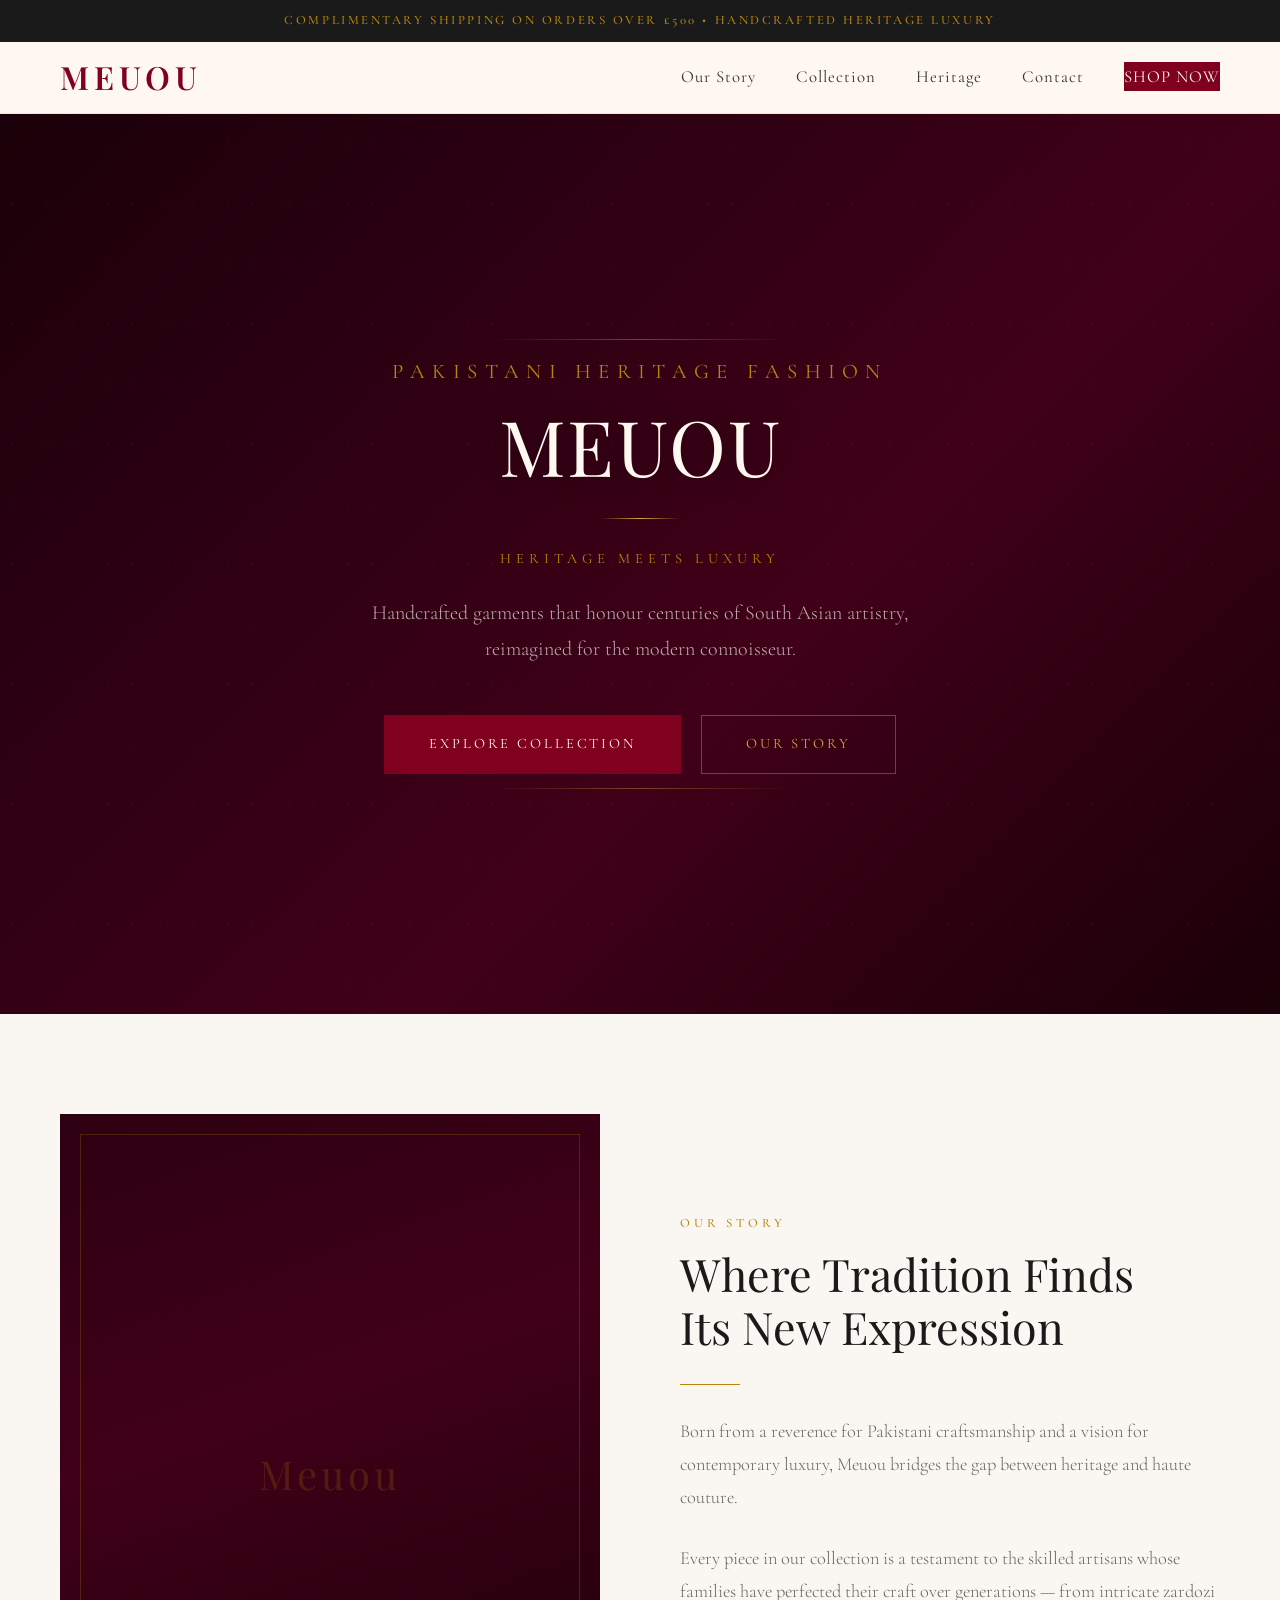
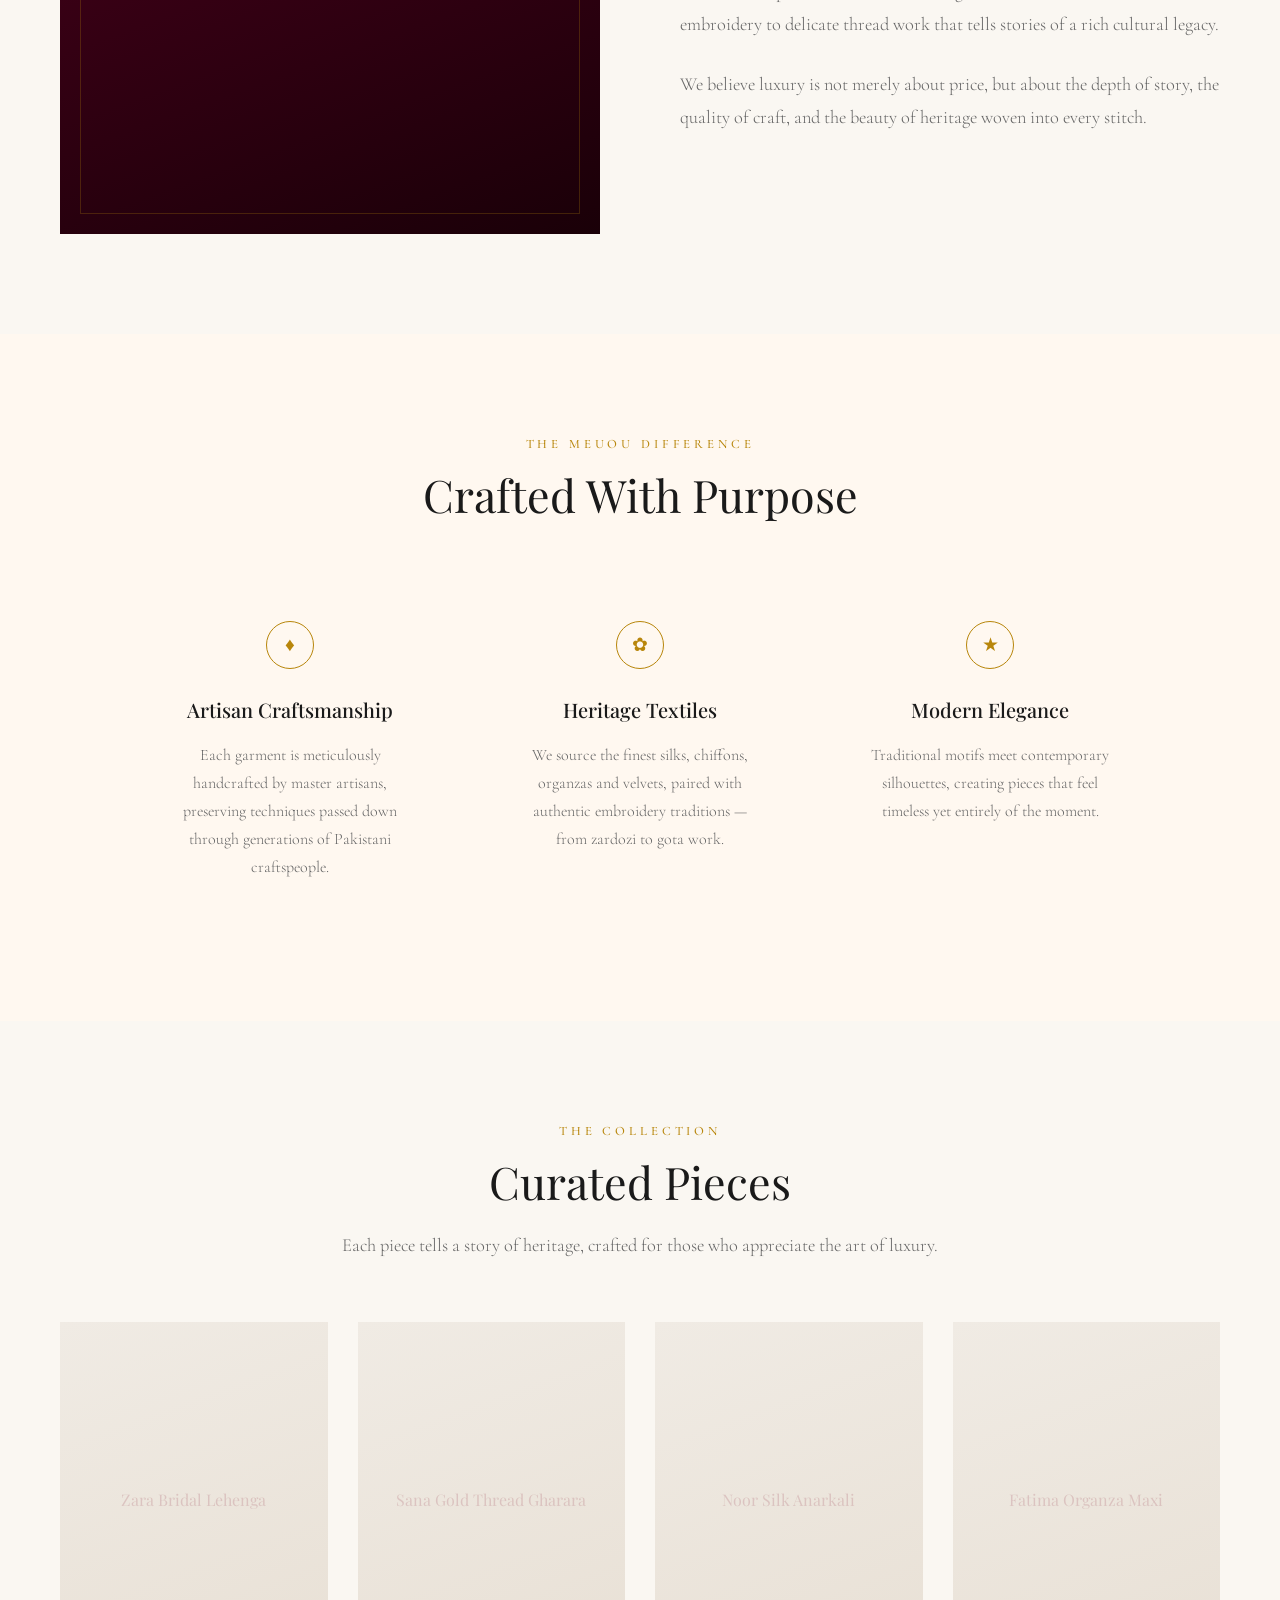
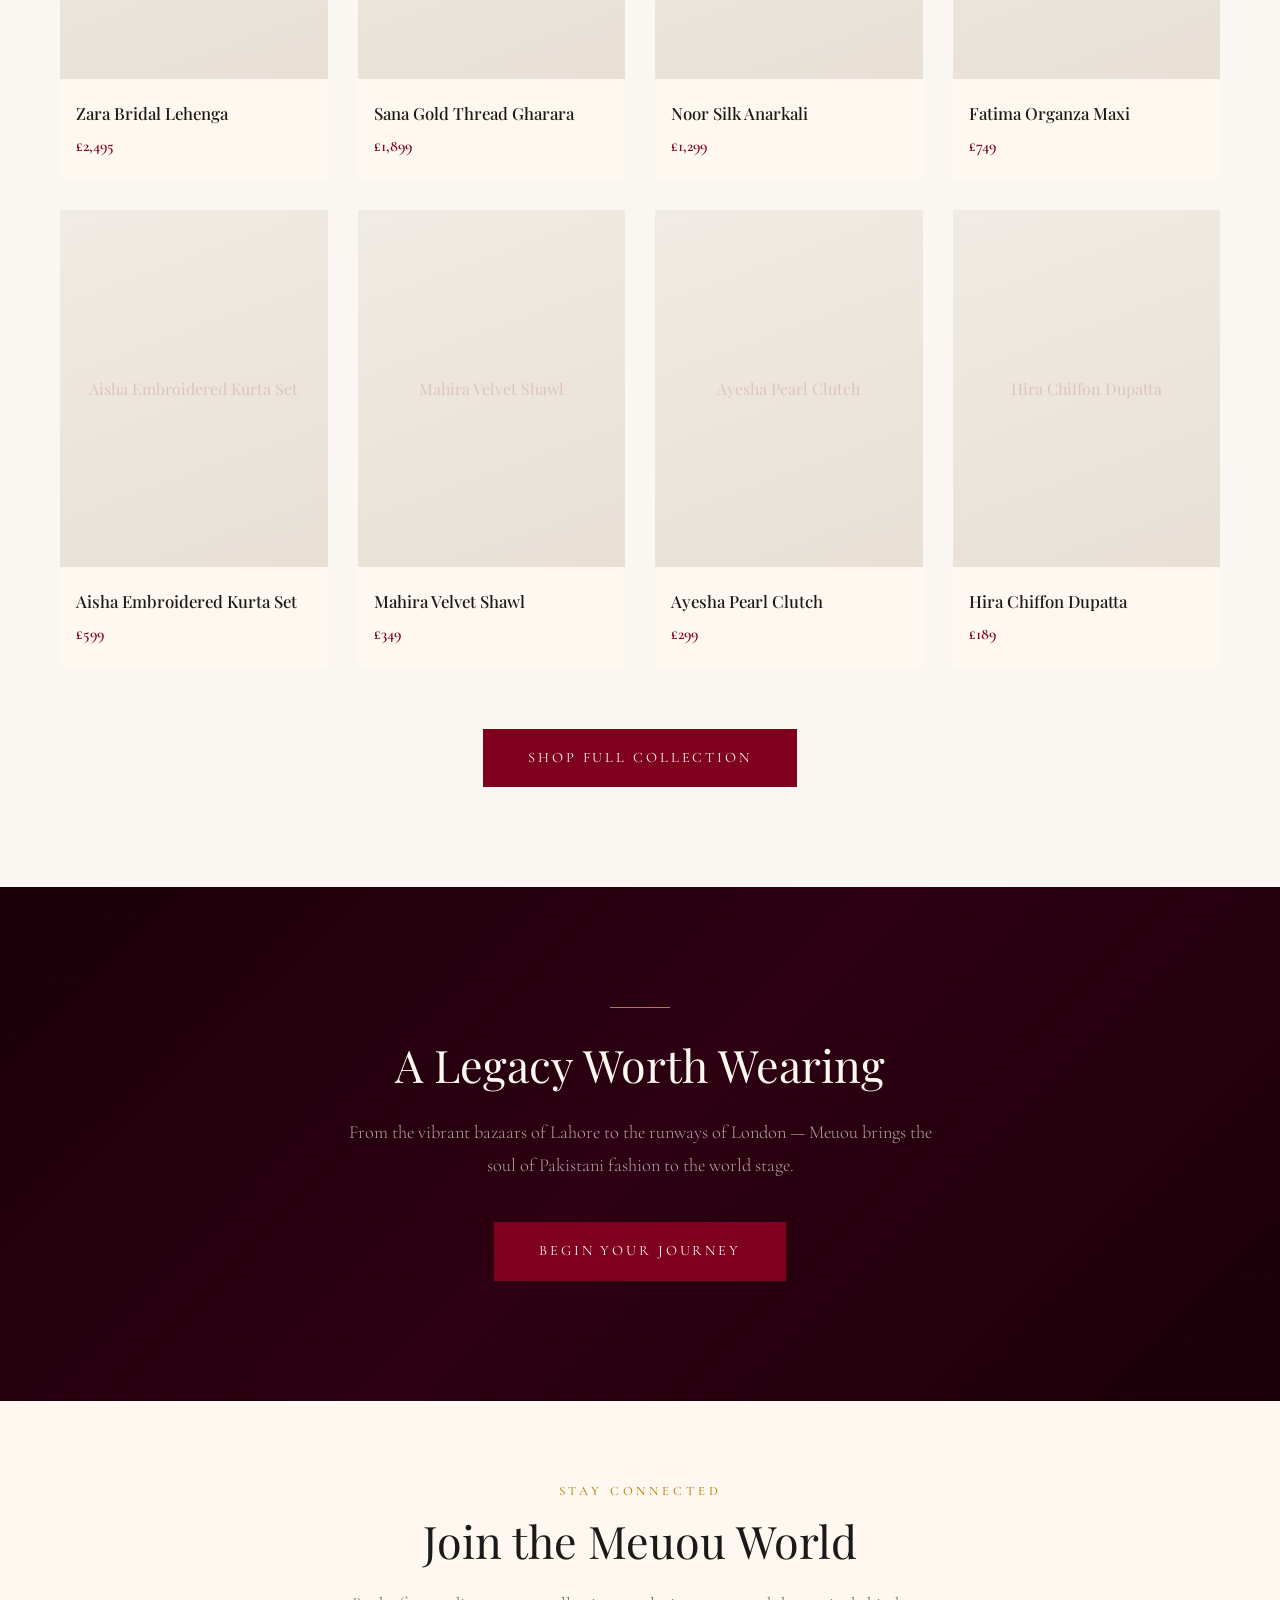
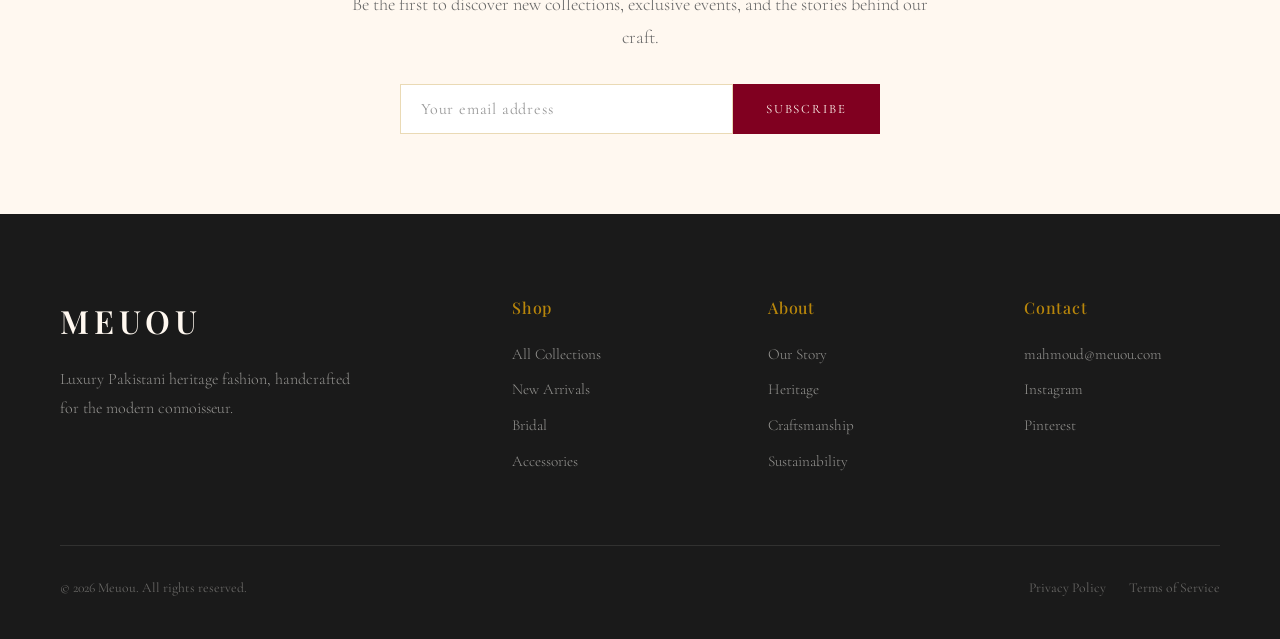
<file: index.html>
<!DOCTYPE html>
<html lang="en">
<head>
  <meta charset="UTF-8">
  <meta name="viewport" content="width=device-width, initial-scale=1.0">
  <title>Meuou — Heritage Meets Luxury</title>
  <meta name="description" content="Meuou — Luxury Pakistani heritage fashion. Handcrafted garments blending timeless South Asian artistry with contemporary elegance.">
  <link rel="preconnect" href="https://fonts.googleapis.com">
  <link rel="preconnect" href="https://fonts.gstatic.com" crossorigin>
  <link href="https://fonts.googleapis.com/css2?family=Playfair+Display:ital,wght@0,400;0,500;0,600;0,700;1,400;1,500&family=Cormorant+Garamond:ital,wght@0,300;0,400;0,500;0,600;1,300;1,400;1,500&display=swap" rel="stylesheet">
  <style>
    *, *::before, *::after { margin: 0; padding: 0; box-sizing: border-box; }

    :root {
      --burgundy: #800020;
      --burgundy-dark: #5c0017;
      --gold: #B8860B;
      --gold-light: #D4A843;
      --emerald: #046307;
      --cream: #FFF8F0;
      --ivory: #FAF7F2;
      --dark: #1A1A1A;
      --charcoal: #2C2C2C;
      --text: #333333;
      --text-light: #666666;
    }

    html { scroll-behavior: smooth; }

    body {
      font-family: 'Cormorant Garamond', Georgia, serif;
      color: var(--text);
      background: var(--cream);
      line-height: 1.7;
      overflow-x: hidden;
    }

    /* ─── ANNOUNCEMENT BAR ─── */
    .announcement-bar {
      background: var(--dark);
      color: var(--gold);
      text-align: center;
      padding: 10px 20px;
      font-size: 0.8rem;
      letter-spacing: 0.2em;
      text-transform: uppercase;
      font-weight: 500;
    }

    /* ─── NAVIGATION ─── */
    nav {
      position: sticky;
      top: 0;
      z-index: 100;
      background: rgba(255, 248, 240, 0.97);
      backdrop-filter: blur(12px);
      -webkit-backdrop-filter: blur(12px);
      border-bottom: 1px solid rgba(184, 134, 11, 0.15);
      padding: 0 60px;
      display: flex;
      align-items: center;
      justify-content: space-between;
      height: 72px;
      transition: box-shadow 0.3s ease;
    }

    nav.scrolled {
      box-shadow: 0 2px 20px rgba(0,0,0,0.08);
    }

    .nav-logo {
      font-family: 'Playfair Display', serif;
      font-size: 2rem;
      font-weight: 600;
      color: var(--burgundy);
      text-decoration: none;
      letter-spacing: 0.15em;
      text-transform: uppercase;
    }

    .nav-links {
      display: flex;
      gap: 40px;
      list-style: none;
      align-items: center;
    }

    .nav-links a {
      font-family: 'Cormorant Garamond', serif;
      font-size: 1.05rem;
      color: var(--text);
      text-decoration: none;
      letter-spacing: 0.06em;
      position: relative;
      padding: 4px 0;
      transition: color 0.3s ease;
    }

    .nav-links a::after {
      content: '';
      position: absolute;
      bottom: 0;
      left: 0;
      width: 0;
      height: 1px;
      background: var(--gold);
      transition: width 0.3s ease;
    }

    .nav-links a:hover { color: var(--burgundy); }
    .nav-links a:hover::after { width: 100%; }

    .nav-cta {
      font-family: 'Cormorant Garamond', serif;
      font-size: 0.85rem;
      letter-spacing: 0.15em;
      text-transform: uppercase;
      background: var(--burgundy);
      color: var(--cream) !important;
      padding: 10px 28px;
      border: none;
      cursor: pointer;
      text-decoration: none;
      transition: background 0.3s ease;
    }

    .nav-cta:hover { background: var(--burgundy-dark); }
    .nav-cta::after { display: none !important; }

    /* ─── HAMBURGER (mobile) ─── */
    .hamburger {
      display: none;
      flex-direction: column;
      gap: 5px;
      cursor: pointer;
      background: none;
      border: none;
      padding: 5px;
    }
    .hamburger span {
      width: 24px;
      height: 2px;
      background: var(--dark);
      transition: 0.3s;
    }

    /* ─── HERO ─── */
    .hero {
      position: relative;
      height: 100vh;
      min-height: 700px;
      display: flex;
      align-items: center;
      justify-content: center;
      text-align: center;
      overflow: hidden;
      background: linear-gradient(135deg, #1a0008 0%, #2d0012 30%, #400018 60%, #1a0008 100%);
    }

    .hero-pattern {
      position: absolute;
      top: 0; left: 0; right: 0; bottom: 0;
      opacity: 0.06;
      background-image:
        radial-gradient(circle at 20% 50%, var(--gold) 1px, transparent 1px),
        radial-gradient(circle at 80% 50%, var(--gold) 1px, transparent 1px),
        radial-gradient(circle at 50% 20%, var(--gold) 0.5px, transparent 0.5px),
        radial-gradient(circle at 50% 80%, var(--gold) 0.5px, transparent 0.5px);
      background-size: 60px 60px, 60px 60px, 40px 40px, 40px 40px;
      animation: patternFloat 20s ease-in-out infinite;
    }

    @keyframes patternFloat {
      0%, 100% { transform: translateY(0) scale(1); }
      50% { transform: translateY(-10px) scale(1.02); }
    }

    .hero-ornament {
      position: absolute;
      width: 300px;
      height: 1px;
      background: linear-gradient(90deg, transparent, var(--gold-light), transparent);
      opacity: 0.4;
    }
    .hero-ornament.top { top: 25%; }
    .hero-ornament.bottom { bottom: 25%; }

    .hero-content {
      position: relative;
      z-index: 2;
      max-width: 800px;
      padding: 0 40px;
    }

    .hero-brand {
      font-family: 'Playfair Display', serif;
      font-size: clamp(4rem, 12vw, 9rem);
      color: var(--cream);
      font-weight: 400;
      letter-spacing: 0.25em;
      text-transform: uppercase;
      margin-bottom: 8px;
      line-height: 1;
      text-shadow: 0 2px 30px rgba(0,0,0,0.3);
    }

    .hero-tagline {
      font-family: 'Cormorant Garamond', serif;
      font-size: clamp(1rem, 2vw, 1.3rem);
      letter-spacing: 0.35em;
      text-transform: uppercase;
      color: var(--gold);
      margin-bottom: 12px;
      font-weight: 400;
    }

    .hero-divider {
      width: 80px;
      height: 1px;
      background: linear-gradient(90deg, transparent, var(--gold-light), transparent);
      margin: 28px auto;
    }

    .hero-eyebrow {
      font-family: 'Cormorant Garamond', serif;
      font-size: 0.9rem;
      letter-spacing: 0.35em;
      text-transform: uppercase;
      color: var(--gold);
      margin-bottom: 24px;
      font-weight: 400;
    }

    .hero h1 {
      font-family: 'Playfair Display', serif;
      font-size: clamp(2.8rem, 6vw, 5rem);
      color: var(--cream);
      font-weight: 400;
      line-height: 1.15;
      margin-bottom: 28px;
      letter-spacing: 0.02em;
    }

    .hero h1 em {
      font-style: italic;
      color: var(--gold-light);
    }

    .hero-subtitle {
      font-family: 'Cormorant Garamond', serif;
      font-size: 1.25rem;
      color: rgba(250, 247, 242, 0.7);
      max-width: 560px;
      margin: 0 auto 48px;
      line-height: 1.8;
      font-weight: 300;
    }

    .hero-buttons {
      display: flex;
      gap: 20px;
      justify-content: center;
      flex-wrap: wrap;
    }

    .btn-primary {
      font-family: 'Cormorant Garamond', serif;
      font-size: 0.9rem;
      letter-spacing: 0.2em;
      text-transform: uppercase;
      background: var(--burgundy);
      color: var(--cream);
      padding: 16px 44px;
      border: 1px solid var(--burgundy);
      cursor: pointer;
      text-decoration: none;
      transition: all 0.4s ease;
      display: inline-block;
    }
    .btn-primary:hover {
      background: transparent;
      border-color: var(--gold-light);
      color: var(--gold-light);
    }

    .btn-outline {
      font-family: 'Cormorant Garamond', serif;
      font-size: 0.9rem;
      letter-spacing: 0.2em;
      text-transform: uppercase;
      background: transparent;
      color: var(--gold-light);
      padding: 16px 44px;
      border: 1px solid rgba(212, 168, 67, 0.4);
      cursor: pointer;
      text-decoration: none;
      transition: all 0.4s ease;
      display: inline-block;
    }
    .btn-outline:hover {
      border-color: var(--gold-light);
      background: rgba(212, 168, 67, 0.08);
    }

    /* ─── SECTION HELPERS ─── */
    section { padding: 100px 60px; }

    .section-eyebrow {
      font-family: 'Cormorant Garamond', serif;
      font-size: 0.8rem;
      letter-spacing: 0.3em;
      text-transform: uppercase;
      color: var(--gold);
      margin-bottom: 12px;
      font-weight: 500;
    }

    .section-title {
      font-family: 'Playfair Display', serif;
      font-size: clamp(2rem, 3.5vw, 2.8rem);
      color: var(--dark);
      font-weight: 400;
      line-height: 1.2;
      margin-bottom: 20px;
    }

    .section-subtitle {
      font-size: 1.15rem;
      color: var(--text-light);
      max-width: 600px;
      line-height: 1.8;
      font-weight: 300;
    }

    .divider {
      width: 60px;
      height: 1px;
      background: var(--gold);
      margin: 30px 0;
    }

    /* ─── BRAND STORY ─── */
    .brand-story {
      display: grid;
      grid-template-columns: 1fr 1fr;
      gap: 80px;
      align-items: center;
      background: var(--ivory);
    }

    .brand-story-image {
      width: 100%;
      aspect-ratio: 3/4;
      background: linear-gradient(160deg, #2d0012, #400018 40%, #1a0008);
      position: relative;
      overflow: hidden;
    }

    .brand-story-image::after {
      content: '';
      position: absolute;
      top: 20px; left: 20px; right: 20px; bottom: 20px;
      border: 1px solid rgba(184, 134, 11, 0.25);
    }

    .brand-story-image .image-text {
      position: absolute;
      top: 50%;
      left: 50%;
      transform: translate(-50%, -50%);
      font-family: 'Playfair Display', serif;
      font-size: 2.5rem;
      color: rgba(184, 134, 11, 0.2);
      letter-spacing: 0.1em;
      white-space: nowrap;
    }

    /* ─── PILLARS ─── */
    .pillars {
      background: var(--cream);
      text-align: center;
    }

    .pillars-grid {
      display: grid;
      grid-template-columns: repeat(3, 1fr);
      gap: 50px;
      margin-top: 60px;
      max-width: 1000px;
      margin-left: auto;
      margin-right: auto;
    }

    .pillar {
      padding: 40px 30px;
    }

    .pillar-icon {
      width: 48px;
      height: 48px;
      margin: 0 auto 24px;
      border: 1px solid var(--gold);
      border-radius: 50%;
      display: flex;
      align-items: center;
      justify-content: center;
      font-size: 1.2rem;
      color: var(--gold);
    }

    .pillar h3 {
      font-family: 'Playfair Display', serif;
      font-size: 1.25rem;
      font-weight: 500;
      color: var(--dark);
      margin-bottom: 14px;
    }

    .pillar p {
      font-size: 1rem;
      color: var(--text-light);
      line-height: 1.75;
      font-weight: 300;
    }

    /* ─── COLLECTION SHOWCASE ─── */
    .collection {
      background: var(--ivory);
    }

    .collection-header {
      text-align: center;
      margin-bottom: 60px;
    }

    .collection-header .section-subtitle {
      margin: 0 auto;
    }

    .collection-grid {
      display: grid;
      grid-template-columns: repeat(4, 1fr);
      gap: 30px;
      max-width: 1200px;
      margin: 0 auto;
    }

    .product-card {
      position: relative;
      background: var(--cream);
      overflow: hidden;
      cursor: pointer;
      text-decoration: none;
      color: inherit;
      display: block;
      transition: transform 0.4s ease, box-shadow 0.4s ease;
    }

    .product-card:hover {
      transform: translateY(-6px);
      box-shadow: 0 16px 40px rgba(0,0,0,0.08);
    }

    .product-image {
      aspect-ratio: 3/4;
      background: linear-gradient(160deg, #f0ebe4, #e8e0d5);
      position: relative;
      overflow: hidden;
    }

    .product-image::before {
      content: attr(data-name);
      position: absolute;
      top: 50%;
      left: 50%;
      transform: translate(-50%, -50%);
      font-family: 'Playfair Display', serif;
      font-size: 1rem;
      color: rgba(128, 0, 32, 0.15);
      text-align: center;
      white-space: nowrap;
    }

    .product-card:hover .product-overlay {
      opacity: 1;
    }

    .product-overlay {
      position: absolute;
      bottom: 0;
      left: 0;
      right: 0;
      padding: 16px;
      background: linear-gradient(transparent, rgba(26,0,8,0.7));
      display: flex;
      justify-content: center;
      opacity: 0;
      transition: opacity 0.4s ease;
    }

    .product-overlay span {
      font-family: 'Cormorant Garamond', serif;
      font-size: 0.8rem;
      letter-spacing: 0.2em;
      text-transform: uppercase;
      color: var(--cream);
      background: var(--burgundy);
      padding: 8px 24px;
    }

    .product-info {
      padding: 20px 16px;
    }

    .product-name {
      font-family: 'Playfair Display', serif;
      font-size: 1.05rem;
      font-weight: 500;
      color: var(--dark);
      margin-bottom: 6px;
    }

    .product-price {
      font-family: 'Cormorant Garamond', serif;
      font-size: 1rem;
      color: var(--burgundy);
      font-weight: 600;
    }

    .collection-cta {
      text-align: center;
      margin-top: 60px;
    }

    /* ─── HERITAGE BANNER ─── */
    .heritage-banner {
      background: linear-gradient(135deg, #1a0008, #2d0012 50%, #1a0008);
      text-align: center;
      padding: 120px 60px;
      position: relative;
      overflow: hidden;
    }

    .heritage-banner .hero-pattern {
      opacity: 0.04;
    }

    .heritage-banner .section-title {
      color: var(--cream);
      margin-bottom: 24px;
      position: relative;
      z-index: 2;
    }

    .heritage-banner .section-subtitle {
      color: rgba(250, 247, 242, 0.65);
      margin: 0 auto 40px;
      position: relative;
      z-index: 2;
    }

    .heritage-banner .divider {
      margin: 0 auto 30px;
      background: var(--gold);
      position: relative;
      z-index: 2;
    }

    .heritage-banner .btn-primary {
      position: relative;
      z-index: 2;
    }

    /* ─── NEWSLETTER ─── */
    .newsletter {
      background: var(--cream);
      text-align: center;
      padding: 80px 60px;
    }

    .newsletter-form {
      display: flex;
      max-width: 480px;
      margin: 30px auto 0;
      gap: 0;
    }

    .newsletter-form input {
      flex: 1;
      padding: 14px 20px;
      font-family: 'Cormorant Garamond', serif;
      font-size: 1rem;
      border: 1px solid rgba(184, 134, 11, 0.3);
      background: white;
      color: var(--dark);
      outline: none;
      transition: border-color 0.3s;
    }

    .newsletter-form input:focus {
      border-color: var(--gold);
    }

    .newsletter-form input::placeholder {
      color: #999;
      letter-spacing: 0.05em;
    }

    .newsletter-form button {
      font-family: 'Cormorant Garamond', serif;
      font-size: 0.8rem;
      letter-spacing: 0.15em;
      text-transform: uppercase;
      background: var(--burgundy);
      color: var(--cream);
      border: 1px solid var(--burgundy);
      padding: 14px 32px;
      cursor: pointer;
      transition: background 0.3s;
      white-space: nowrap;
    }

    .newsletter-form button:hover {
      background: var(--burgundy-dark);
    }

    /* ─── FOOTER ─── */
    footer {
      background: var(--dark);
      color: var(--ivory);
      padding: 80px 60px 40px;
    }

    .footer-grid {
      display: grid;
      grid-template-columns: 2fr 1fr 1fr 1fr;
      gap: 60px;
      margin-bottom: 60px;
    }

    .footer-brand .nav-logo {
      display: inline-block;
      margin-bottom: 16px;
      color: var(--cream);
    }

    .footer-brand p {
      font-size: 1rem;
      color: rgba(250, 247, 242, 0.55);
      line-height: 1.8;
      max-width: 300px;
      font-weight: 300;
    }

    .footer-col h4 {
      font-family: 'Playfair Display', serif;
      font-size: 1rem;
      font-weight: 500;
      color: var(--gold);
      margin-bottom: 20px;
      letter-spacing: 0.05em;
    }

    .footer-col a {
      display: block;
      font-size: 0.95rem;
      color: rgba(250, 247, 242, 0.55);
      text-decoration: none;
      margin-bottom: 10px;
      transition: color 0.3s;
      font-weight: 300;
    }

    .footer-col a:hover { color: var(--gold-light); }

    .footer-bottom {
      border-top: 1px solid rgba(250, 247, 242, 0.1);
      padding-top: 30px;
      display: flex;
      justify-content: space-between;
      align-items: center;
      font-size: 0.85rem;
      color: rgba(250, 247, 242, 0.35);
    }

    .footer-bottom a {
      color: rgba(250, 247, 242, 0.35);
      text-decoration: none;
      margin-left: 20px;
      transition: color 0.3s;
    }
    .footer-bottom a:hover { color: var(--gold-light); }

    /* ─── ANIMATIONS ─── */
    .fade-in {
      opacity: 0;
      transform: translateY(30px);
      transition: opacity 0.8s ease, transform 0.8s ease;
    }

    .fade-in.visible {
      opacity: 1;
      transform: translateY(0);
    }

    /* ─── RESPONSIVE ─── */
    @media (max-width: 1024px) {
      section { padding: 80px 40px; }
      nav { padding: 0 30px; }
      .collection-grid { grid-template-columns: repeat(2, 1fr); }
      .footer-grid { grid-template-columns: 1fr 1fr; gap: 40px; }
    }

    @media (max-width: 768px) {
      section { padding: 60px 24px; }
      nav { padding: 0 24px; }

      .nav-links { display: none; }
      .hamburger { display: flex; }

      .nav-links.open {
        display: flex;
        flex-direction: column;
        position: absolute;
        top: 72px;
        left: 0;
        right: 0;
        background: var(--cream);
        padding: 30px 24px;
        gap: 20px;
        border-bottom: 1px solid rgba(184, 134, 11, 0.15);
        box-shadow: 0 8px 20px rgba(0,0,0,0.06);
      }

      .brand-story { grid-template-columns: 1fr; gap: 40px; }
      .pillars-grid { grid-template-columns: 1fr; gap: 30px; }
      .collection-grid { grid-template-columns: 1fr 1fr; }
      .footer-grid { grid-template-columns: 1fr; gap: 30px; }
      .footer-bottom { flex-direction: column; gap: 10px; text-align: center; }

      .hero { min-height: 600px; }
      .hero h1 { font-size: 2.4rem; }
      .hero-buttons { flex-direction: column; align-items: center; }

      .newsletter-form { flex-direction: column; }
      .newsletter-form button { width: 100%; }
    }

    @media (max-width: 480px) {
      .collection-grid { grid-template-columns: 1fr; max-width: 350px; }
    }
  </style>
</head>
<body>

  <!-- Announcement Bar -->
  <div class="announcement-bar">
    Complimentary Shipping on Orders Over &pound;500 &bull; Handcrafted Heritage Luxury
  </div>

  <!-- Navigation -->
  <nav id="navbar">
    <a href="#" class="nav-logo">Meuou</a>
    <ul class="nav-links" id="navLinks">
      <li><a href="#story">Our Story</a></li>
      <li><a href="#collection">Collection</a></li>
      <li><a href="#heritage">Heritage</a></li>
      <li><a href="#contact">Contact</a></li>
      <li><a href="https://meuou.com" class="nav-cta" target="_blank">Shop Now</a></li>
    </ul>
    <button class="hamburger" id="hamburger" aria-label="Menu">
      <span></span><span></span><span></span>
    </button>
  </nav>

  <!-- Hero -->
  <section class="hero">
    <div class="hero-pattern"></div>
    <div class="hero-ornament top" style="left:50%;transform:translateX(-50%)"></div>
    <div class="hero-ornament bottom" style="left:50%;transform:translateX(-50%)"></div>
    <div class="hero-content fade-in">
      <p class="hero-tagline">Pakistani Heritage Fashion</p>
      <h1 class="hero-brand">Meuou</h1>
      <div class="hero-divider"></div>
      <p class="hero-eyebrow">Heritage Meets Luxury</p>
      <p class="hero-subtitle">
        Handcrafted garments that honour centuries of South Asian artistry,
        reimagined for the modern connoisseur.
      </p>
      <div class="hero-buttons">
        <a href="https://meuou.com" class="btn-primary" target="_blank">Explore Collection</a>
        <a href="#story" class="btn-outline">Our Story</a>
      </div>
    </div>
  </section>

  <!-- Brand Story -->
  <section class="brand-story" id="story">
    <div class="brand-story-image fade-in">
      <span class="image-text">Meuou</span>
    </div>
    <div class="fade-in">
      <p class="section-eyebrow">Our Story</p>
      <h2 class="section-title">Where Tradition Finds<br>Its New Expression</h2>
      <div class="divider"></div>
      <p class="section-subtitle">
        Born from a reverence for Pakistani craftsmanship and a vision for contemporary luxury,
        Meuou bridges the gap between heritage and haute couture.
      </p>
      <br>
      <p class="section-subtitle">
        Every piece in our collection is a testament to the skilled artisans
        whose families have perfected their craft over generations &mdash; from intricate
        zardozi embroidery to delicate thread work that tells stories of a rich cultural legacy.
      </p>
      <br>
      <p class="section-subtitle">
        We believe luxury is not merely about price, but about the depth of story,
        the quality of craft, and the beauty of heritage woven into every stitch.
      </p>
    </div>
  </section>

  <!-- Pillars -->
  <section class="pillars">
    <div style="text-align:center" class="fade-in">
      <p class="section-eyebrow">The Meuou Difference</p>
      <h2 class="section-title">Crafted With Purpose</h2>
    </div>
    <div class="pillars-grid">
      <div class="pillar fade-in">
        <div class="pillar-icon">&#9830;</div>
        <h3>Artisan Craftsmanship</h3>
        <p>Each garment is meticulously handcrafted by master artisans, preserving techniques passed down through generations of Pakistani craftspeople.</p>
      </div>
      <div class="pillar fade-in">
        <div class="pillar-icon">&#10047;</div>
        <h3>Heritage Textiles</h3>
        <p>We source the finest silks, chiffons, organzas and velvets, paired with authentic embroidery traditions &mdash; from zardozi to gota work.</p>
      </div>
      <div class="pillar fade-in">
        <div class="pillar-icon">&#9733;</div>
        <h3>Modern Elegance</h3>
        <p>Traditional motifs meet contemporary silhouettes, creating pieces that feel timeless yet entirely of the moment.</p>
      </div>
    </div>
  </section>

  <!-- Collection Showcase -->
  <section class="collection" id="collection">
    <div class="collection-header fade-in">
      <p class="section-eyebrow">The Collection</p>
      <h2 class="section-title">Curated Pieces</h2>
      <p class="section-subtitle">Each piece tells a story of heritage, crafted for those who appreciate the art of luxury.</p>
    </div>
    <div class="collection-grid">
      <a href="https://meuou.com" target="_blank" class="product-card fade-in">
        <div class="product-image" data-name="Zara Bridal Lehenga">
          <div class="product-overlay"><span>View</span></div>
        </div>
        <div class="product-info">
          <p class="product-name">Zara Bridal Lehenga</p>
          <p class="product-price">&pound;2,495</p>
        </div>
      </a>
      <a href="https://meuou.com" target="_blank" class="product-card fade-in">
        <div class="product-image" data-name="Sana Gold Thread Gharara">
          <div class="product-overlay"><span>View</span></div>
        </div>
        <div class="product-info">
          <p class="product-name">Sana Gold Thread Gharara</p>
          <p class="product-price">&pound;1,899</p>
        </div>
      </a>
      <a href="https://meuou.com" target="_blank" class="product-card fade-in">
        <div class="product-image" data-name="Noor Silk Anarkali">
          <div class="product-overlay"><span>View</span></div>
        </div>
        <div class="product-info">
          <p class="product-name">Noor Silk Anarkali</p>
          <p class="product-price">&pound;1,299</p>
        </div>
      </a>
      <a href="https://meuou.com" target="_blank" class="product-card fade-in">
        <div class="product-image" data-name="Fatima Organza Maxi">
          <div class="product-overlay"><span>View</span></div>
        </div>
        <div class="product-info">
          <p class="product-name">Fatima Organza Maxi</p>
          <p class="product-price">&pound;749</p>
        </div>
      </a>
      <a href="https://meuou.com" target="_blank" class="product-card fade-in">
        <div class="product-image" data-name="Aisha Embroidered Kurta Set">
          <div class="product-overlay"><span>View</span></div>
        </div>
        <div class="product-info">
          <p class="product-name">Aisha Embroidered Kurta Set</p>
          <p class="product-price">&pound;599</p>
        </div>
      </a>
      <a href="https://meuou.com" target="_blank" class="product-card fade-in">
        <div class="product-image" data-name="Mahira Velvet Shawl">
          <div class="product-overlay"><span>View</span></div>
        </div>
        <div class="product-info">
          <p class="product-name">Mahira Velvet Shawl</p>
          <p class="product-price">&pound;349</p>
        </div>
      </a>
      <a href="https://meuou.com" target="_blank" class="product-card fade-in">
        <div class="product-image" data-name="Ayesha Pearl Clutch">
          <div class="product-overlay"><span>View</span></div>
        </div>
        <div class="product-info">
          <p class="product-name">Ayesha Pearl Clutch</p>
          <p class="product-price">&pound;299</p>
        </div>
      </a>
      <a href="https://meuou.com" target="_blank" class="product-card fade-in">
        <div class="product-image" data-name="Hira Chiffon Dupatta">
          <div class="product-overlay"><span>View</span></div>
        </div>
        <div class="product-info">
          <p class="product-name">Hira Chiffon Dupatta</p>
          <p class="product-price">&pound;189</p>
        </div>
      </a>
    </div>
    <div class="collection-cta fade-in">
      <a href="https://meuou.com" class="btn-primary" target="_blank">Shop Full Collection</a>
    </div>
  </section>

  <!-- Heritage Banner -->
  <section class="heritage-banner" id="heritage">
    <div class="hero-pattern"></div>
    <div class="divider" style="margin-top:0"></div>
    <h2 class="section-title fade-in">A Legacy Worth Wearing</h2>
    <p class="section-subtitle fade-in">
      From the vibrant bazaars of Lahore to the runways of London &mdash;
      Meuou brings the soul of Pakistani fashion to the world stage.
    </p>
    <a href="https://meuou.com" class="btn-primary fade-in" target="_blank">Begin Your Journey</a>
  </section>

  <!-- Newsletter -->
  <section class="newsletter" id="contact">
    <div class="fade-in">
      <p class="section-eyebrow">Stay Connected</p>
      <h2 class="section-title">Join the Meuou World</h2>
      <p class="section-subtitle" style="margin:0 auto">
        Be the first to discover new collections, exclusive events, and the stories behind our craft.
      </p>
      <form class="newsletter-form" onsubmit="event.preventDefault(); this.querySelector('button').textContent='Thank You'; this.querySelector('input').value='';">
        <input type="email" placeholder="Your email address" required>
        <button type="submit">Subscribe</button>
      </form>
    </div>
  </section>

  <!-- Footer -->
  <footer>
    <div class="footer-grid">
      <div class="footer-brand">
        <a href="#" class="nav-logo">Meuou</a>
        <p>Luxury Pakistani heritage fashion, handcrafted for the modern connoisseur.</p>
      </div>
      <div class="footer-col">
        <h4>Shop</h4>
        <a href="https://meuou.com" target="_blank">All Collections</a>
        <a href="https://meuou.com" target="_blank">New Arrivals</a>
        <a href="https://meuou.com" target="_blank">Bridal</a>
        <a href="https://meuou.com" target="_blank">Accessories</a>
      </div>
      <div class="footer-col">
        <h4>About</h4>
        <a href="#story">Our Story</a>
        <a href="#heritage">Heritage</a>
        <a href="#">Craftsmanship</a>
        <a href="#">Sustainability</a>
      </div>
      <div class="footer-col">
        <h4>Contact</h4>
        <a href="mailto:mahmoud@meuou.com">mahmoud@meuou.com</a>
        <a href="#">Instagram</a>
        <a href="#">Pinterest</a>
      </div>
    </div>
    <div class="footer-bottom">
      <span>&copy; 2026 Meuou. All rights reserved.</span>
      <div>
        <a href="#">Privacy Policy</a>
        <a href="#">Terms of Service</a>
      </div>
    </div>
  </footer>

  <script>
    // Sticky nav shadow
    window.addEventListener('scroll', () => {
      document.getElementById('navbar').classList.toggle('scrolled', window.scrollY > 50);
    });

    // Mobile menu toggle
    document.getElementById('hamburger').addEventListener('click', () => {
      document.getElementById('navLinks').classList.toggle('open');
    });

    // Scroll-triggered fade-in animations
    const observer = new IntersectionObserver((entries) => {
      entries.forEach(entry => {
        if (entry.isIntersecting) {
          entry.target.classList.add('visible');
        }
      });
    }, { threshold: 0.1, rootMargin: '0px 0px -50px 0px' });

    document.querySelectorAll('.fade-in').forEach(el => observer.observe(el));

    // Smooth scroll for anchor links
    document.querySelectorAll('a[href^="#"]').forEach(a => {
      a.addEventListener('click', e => {
        const href = a.getAttribute('href');
        if (href === '#') return;
        e.preventDefault();
        const target = document.querySelector(href);
        if (target) {
          target.scrollIntoView({ behavior: 'smooth', block: 'start' });
          document.getElementById('navLinks').classList.remove('open');
        }
      });
    });
  </script>
</body>
</html>
</file>
